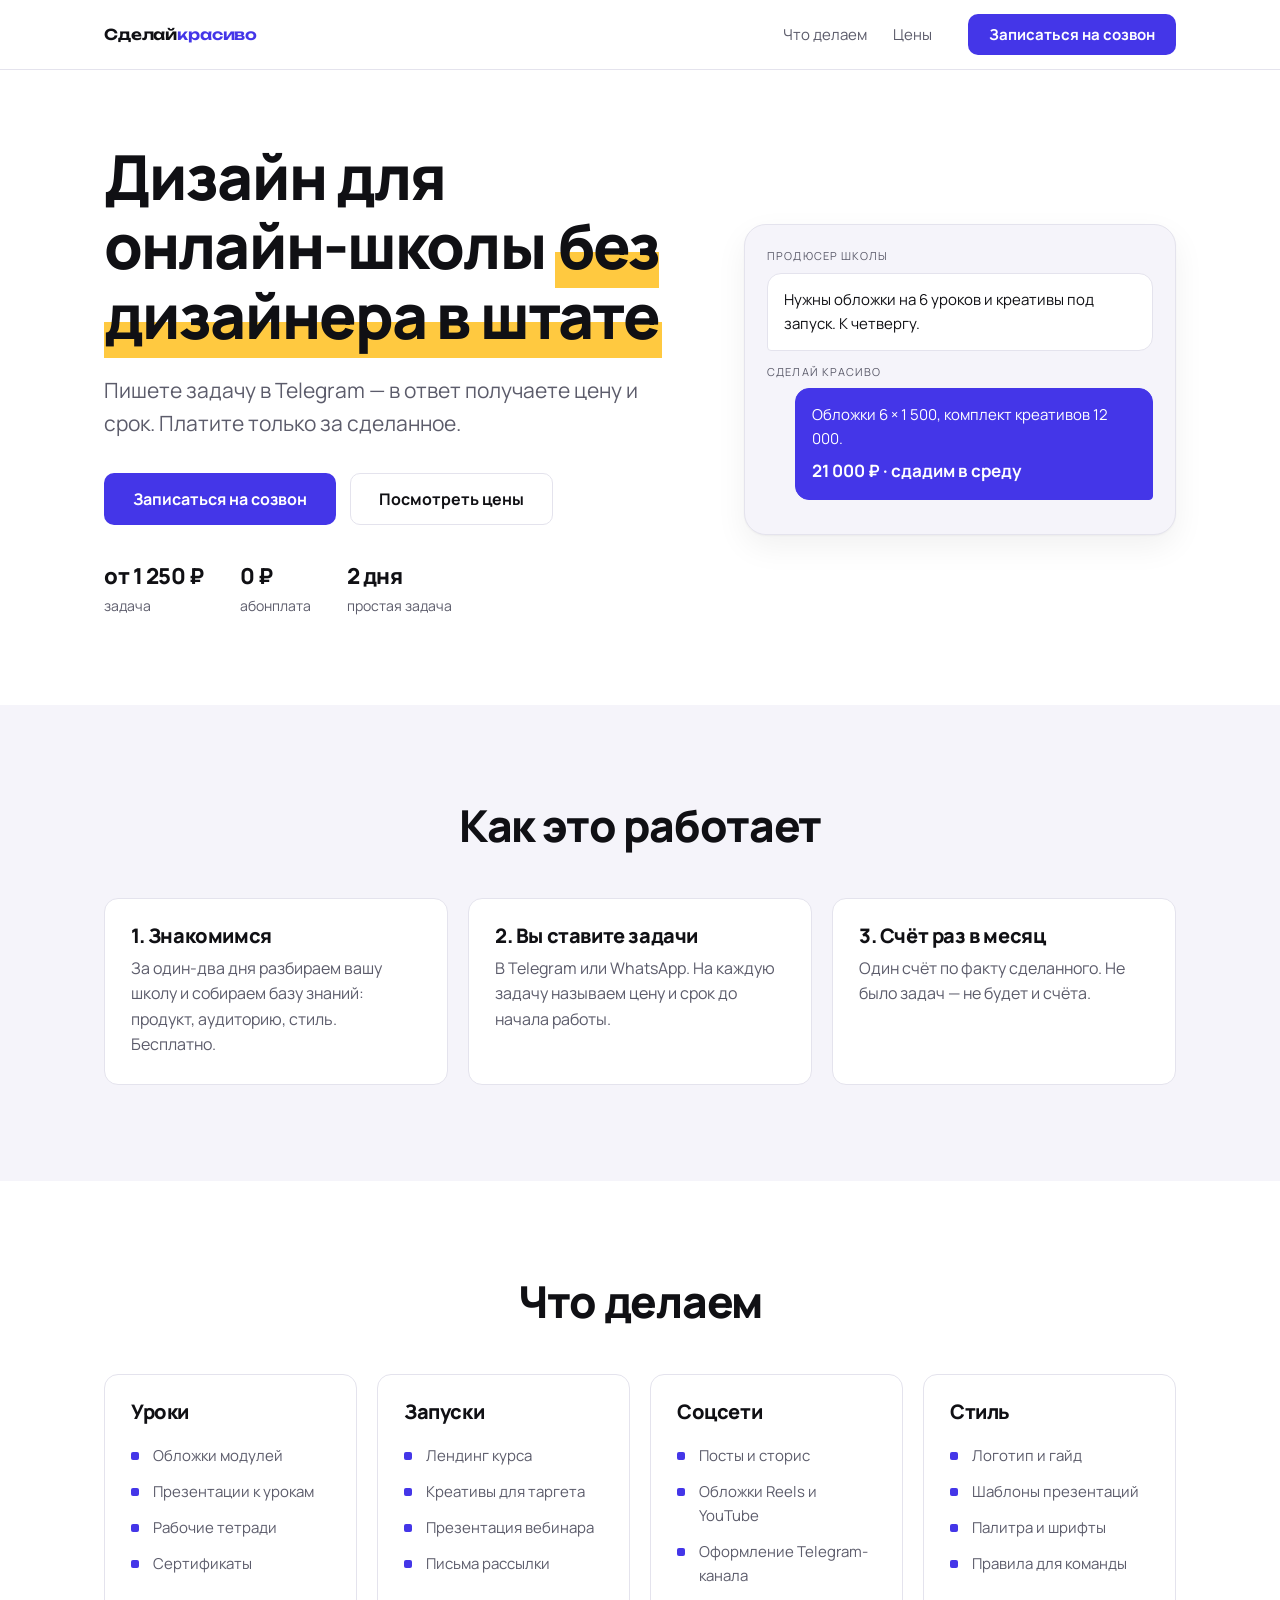
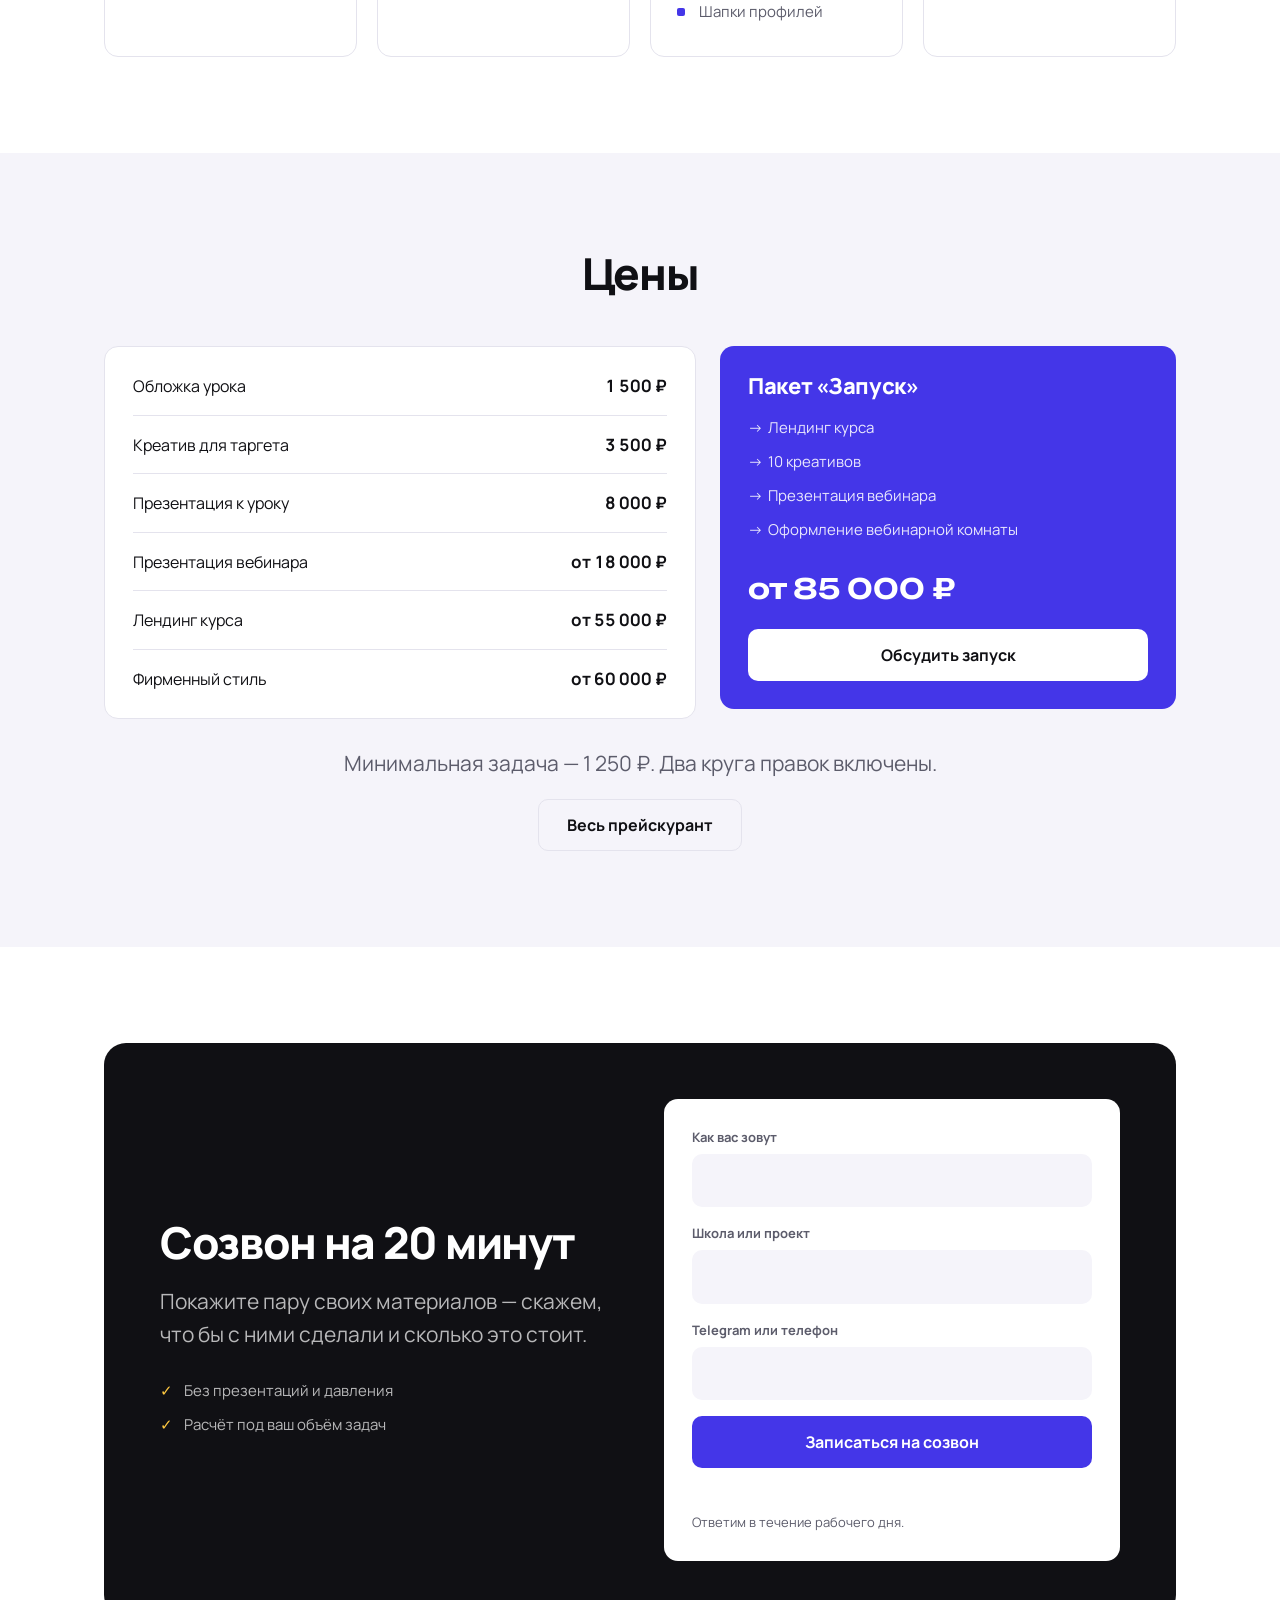
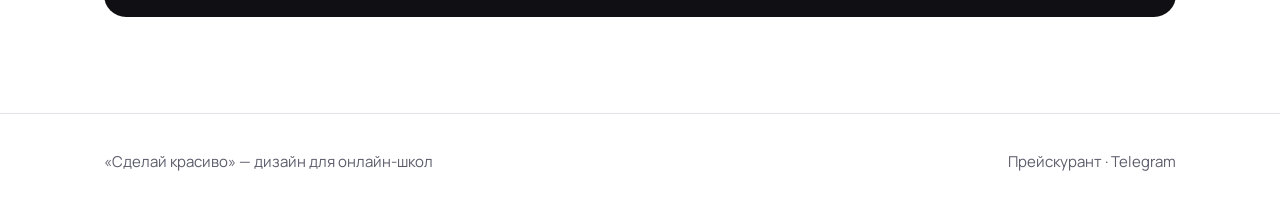
<file: sdelay-krasivo-site/index.html>
<!DOCTYPE html>
<html lang="ru">
<head>
<meta charset="utf-8">
<meta name="viewport" content="width=device-width, initial-scale=1">
<title>Сделай красиво — дизайн для онлайн-школ</title>
<meta name="description" content="Весь визуал онлайн-школы: уроки, презентации, креативы, лендинги. Задача в Telegram — цена и срок в ответ. От 1250 ₽, без абонплаты.">
<meta property="og:title" content="Сделай красиво — дизайн для онлайн-школ">
<meta property="og:description" content="Задача в Telegram — цена и срок в ответ. От 1250 ₽, без абонплаты.">
<meta property="og:type" content="website">
<meta name="theme-color" content="#4436E8">
<link rel="preconnect" href="https://fonts.googleapis.com">
<link rel="preconnect" href="https://fonts.gstatic.com" crossorigin>
<link href="https://fonts.googleapis.com/css2?family=Manrope:wght@400;500;700;800&family=Unbounded:wght@500;600&display=swap" rel="stylesheet">
<link rel="stylesheet" href="assets/css/style.css">
</head>
<body>

<nav class="nav">
  <div class="nav__in">
    <a class="logo" href="index.html">Сделай<span>красиво</span></a>
    <div class="nav__links">
      <a href="#chto">Что делаем</a>
      <a href="#ceny">Цены</a>
    </div>
    <a class="btn btn--sm" href="#zayavka">Записаться на созвон</a>
  </div>
</nav>

<!-- ═══ Первый экран ═══ -->
<header class="hero">
  <div class="wrap hero__grid">
    <div>
      <h1>Дизайн для онлайн-школы <span class="mark">без дизайнера в штате</span></h1>
      <p class="lead">
        Пишете задачу в Telegram — в ответ получаете цену и срок.
        Платите только за сделанное.
      </p>
      <div class="hero__cta">
        <a class="btn" href="#zayavka">Записаться на созвон</a>
        <a class="btn btn--ghost" href="#ceny">Посмотреть цены</a>
      </div>
      <div class="facts">
        <div><b>от 1 250 ₽</b> задача</div>
        <div><b>0 ₽</b> абонплата</div>
        <div><b>2 дня</b> простая задача</div>
      </div>
    </div>

    <div class="flowcard" aria-hidden="true">
      <p class="flow-who">Продюсер школы</p>
      <div class="flow-msg">Нужны обложки на 6 уроков и креативы под запуск. К четвергу.</div>
      <p class="flow-who">Сделай красиво</p>
      <div class="flow-msg flow-msg--out">
        Обложки 6 × 1 500, комплект креативов 12 000.
        <b>21 000 ₽ · сдадим в среду</b>
      </div>
    </div>
  </div>
</header>

<!-- ═══ Как это работает ═══ -->
<section class="section section--tint">
  <div class="wrap">
    <div class="head head--center">
      <h2>Как это работает</h2>
    </div>
    <div class="grid grid--3">
      <div class="card">
        <h3>1. Знакомимся</h3>
        <p>За один-два дня разбираем вашу школу и собираем базу знаний: продукт, аудиторию, стиль. Бесплатно.</p>
      </div>
      <div class="card">
        <h3>2. Вы ставите задачи</h3>
        <p>В Telegram или WhatsApp. На каждую задачу называем цену и срок до начала работы.</p>
      </div>
      <div class="card">
        <h3>3. Счёт раз в месяц</h3>
        <p>Один счёт по факту сделанного. Не было задач — не будет и счёта.</p>
      </div>
    </div>
  </div>
</section>

<!-- ═══ Что делаем ═══ -->
<section class="section" id="chto">
  <div class="wrap">
    <div class="head head--center">
      <h2>Что делаем</h2>
    </div>
    <div class="grid grid--4">
      <div class="svc">
        <h3>Уроки</h3>
        <ul>
          <li>Обложки модулей</li>
          <li>Презентации к урокам</li>
          <li>Рабочие тетради</li>
          <li>Сертификаты</li>
        </ul>
      </div>
      <div class="svc">
        <h3>Запуски</h3>
        <ul>
          <li>Лендинг курса</li>
          <li>Креативы для таргета</li>
          <li>Презентация вебинара</li>
          <li>Письма рассылки</li>
        </ul>
      </div>
      <div class="svc">
        <h3>Соцсети</h3>
        <ul>
          <li>Посты и сторис</li>
          <li>Обложки Reels и YouTube</li>
          <li>Оформление Telegram-канала</li>
          <li>Шапки профилей</li>
        </ul>
      </div>
      <div class="svc">
        <h3>Стиль</h3>
        <ul>
          <li>Логотип и гайд</li>
          <li>Шаблоны презентаций</li>
          <li>Палитра и шрифты</li>
          <li>Правила для команды</li>
        </ul>
      </div>
    </div>
  </div>
</section>

<!-- ═══ Цены ═══ -->
<section class="section section--tint" id="ceny">
  <div class="wrap">
    <div class="head head--center">
      <h2>Цены</h2>
    </div>

    <div class="prices">
      <div class="pricebox">
        <div class="pricebox__row"><span>Обложка урока</span><b>1 500 ₽</b></div>
        <div class="pricebox__row"><span>Креатив для таргета</span><b>3 500 ₽</b></div>
        <div class="pricebox__row"><span>Презентация к уроку</span><b>8 000 ₽</b></div>
        <div class="pricebox__row"><span>Презентация вебинара</span><b>от 18 000 ₽</b></div>
        <div class="pricebox__row"><span>Лендинг курса</span><b>от 55 000 ₽</b></div>
        <div class="pricebox__row"><span>Фирменный стиль</span><b>от 60 000 ₽</b></div>
      </div>

      <div class="packbox">
        <h3>Пакет «Запуск»</h3>
        <ul>
          <li>Лендинг курса</li>
          <li>10 креативов</li>
          <li>Презентация вебинара</li>
          <li>Оформление вебинарной комнаты</li>
        </ul>
        <p class="p-sum">от 85 000 ₽</p>
        <a class="btn btn--light btn--wide" href="#zayavka">Обсудить запуск</a>
      </div>
    </div>

    <p class="lead" style="margin:28px 0 20px;text-align:center">
      Минимальная задача — 1 250 ₽. Два круга правок включены.
    </p>
    <div style="text-align:center">
      <a class="btn btn--ghost" href="price.html">Весь прейскурант</a>
    </div>
  </div>
</section>

<!-- ═══ Заявка ═══ -->
<section class="section" id="zayavka">
  <div class="wrap">
    <div class="cta">
      <div>
        <h2>Созвон на 20 минут</h2>
        <p class="lead">
          Покажите пару своих материалов — скажем, что бы с ними сделали и сколько это стоит.
        </p>
        <ul>
          <li>Без презентаций и давления</li>
          <li>Расчёт под ваш объём задач</li>
        </ul>
      </div>

      <form class="form" id="callForm" novalidate>
        <div class="field">
          <label for="name">Как вас зовут</label>
          <input type="text" id="name" name="name" autocomplete="name" required>
        </div>
        <div class="field">
          <label for="school">Школа или проект</label>
          <input type="text" id="school" name="school" required>
        </div>
        <div class="field">
          <label for="contact">Telegram или телефон</label>
          <input type="text" id="contact" name="contact" autocomplete="tel" required>
        </div>
        <button class="btn btn--wide" type="submit">Записаться на созвон</button>
        <p class="form__status" id="formStatus" role="status" aria-live="polite"></p>
        <p class="form__note">Ответим в течение рабочего дня.</p>
      </form>
    </div>
  </div>
</section>

<footer class="foot">
  <div class="wrap foot__in">
    <span>«Сделай красиво» — дизайн для онлайн-школ</span>
    <span>
      <a href="price.html">Прейскурант</a> ·
      <a href="#" data-tg>Telegram</a>
    </span>
  </div>
</footer>

<script src="assets/js/main.js"></script>
</body>
</html>
</file>
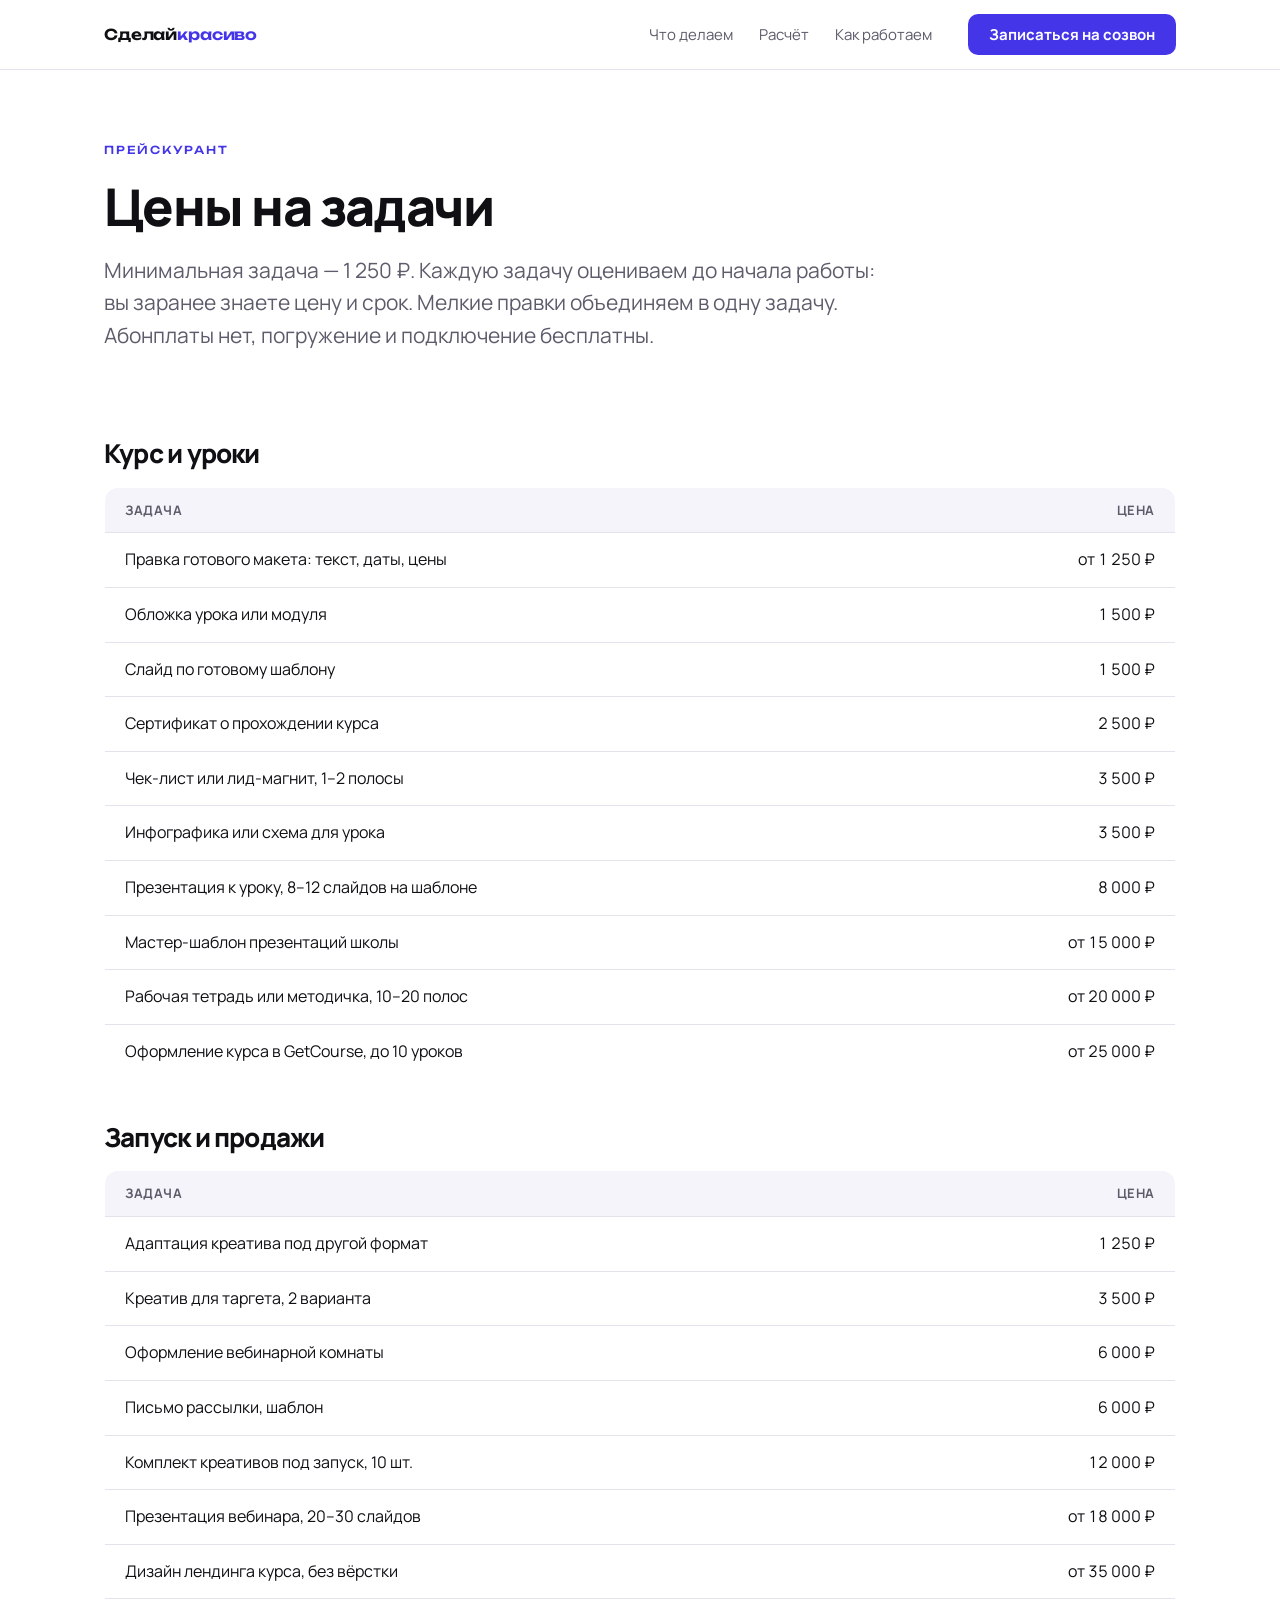
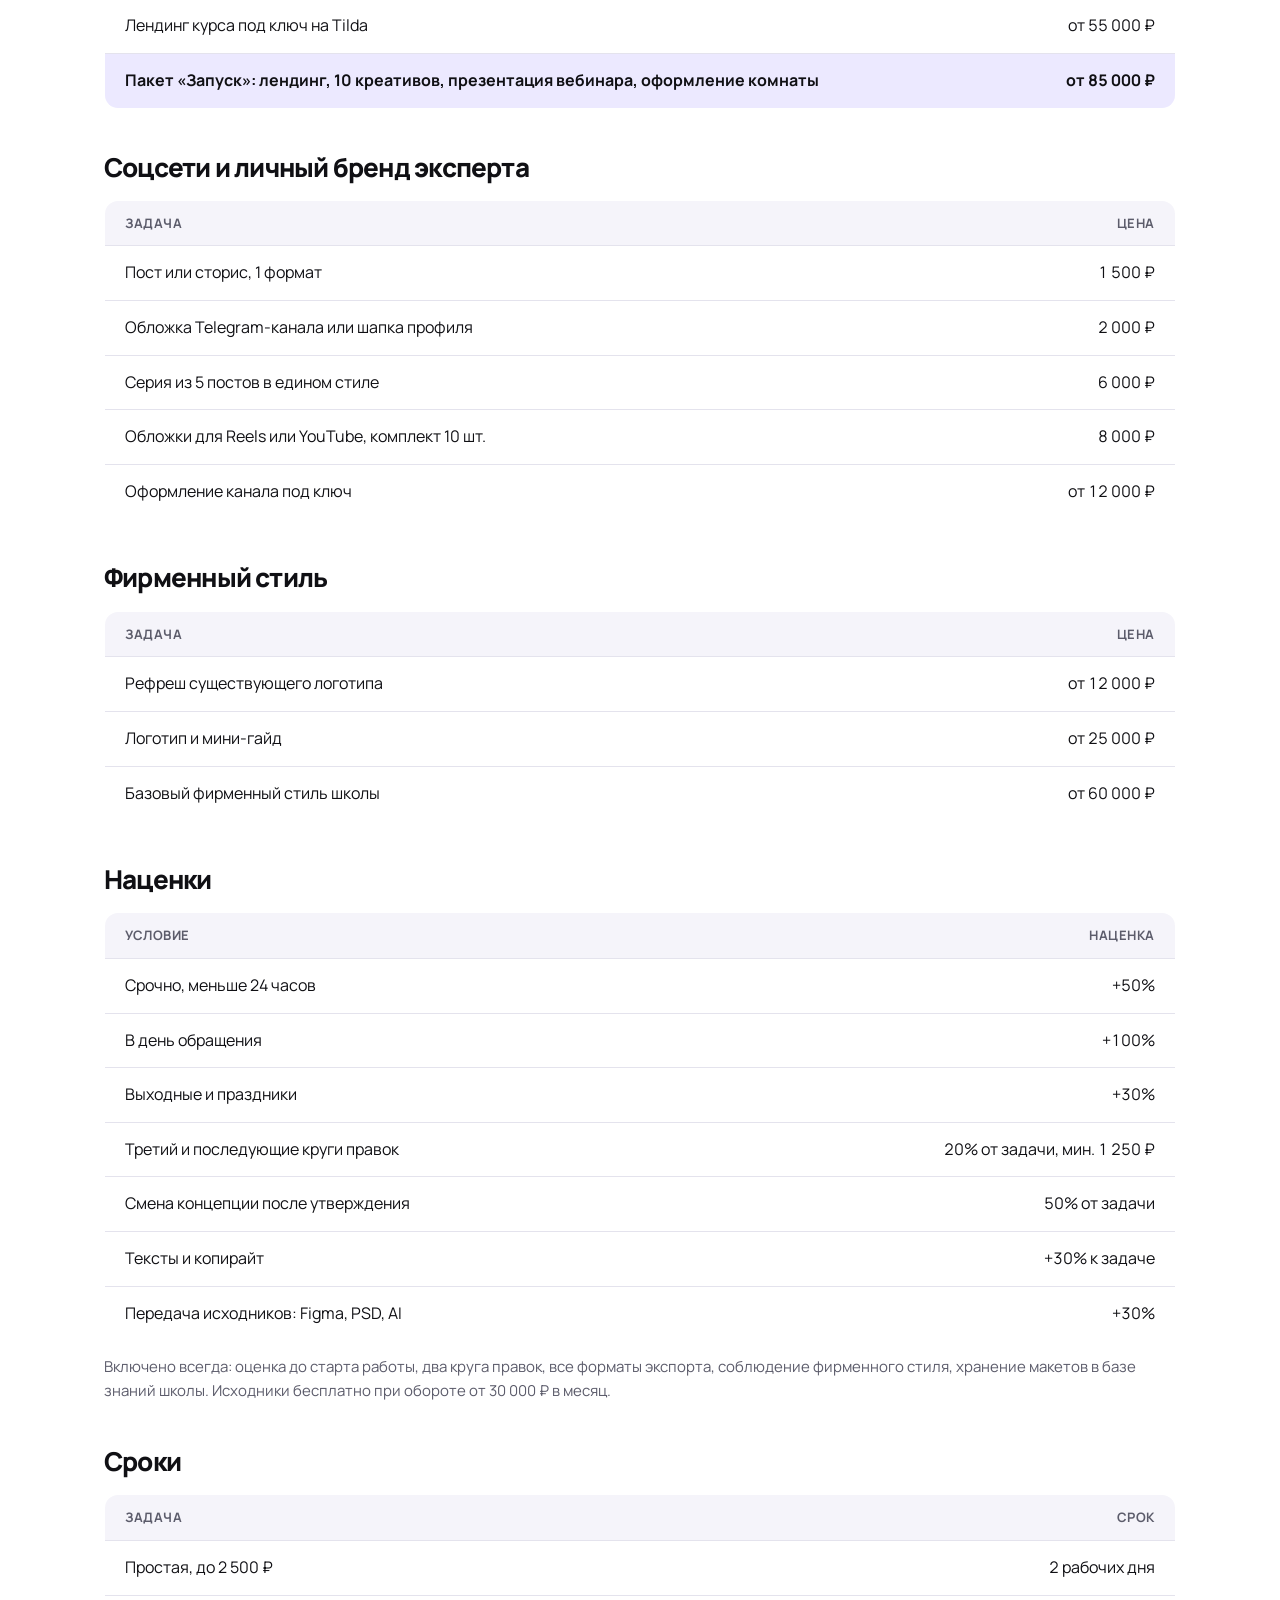
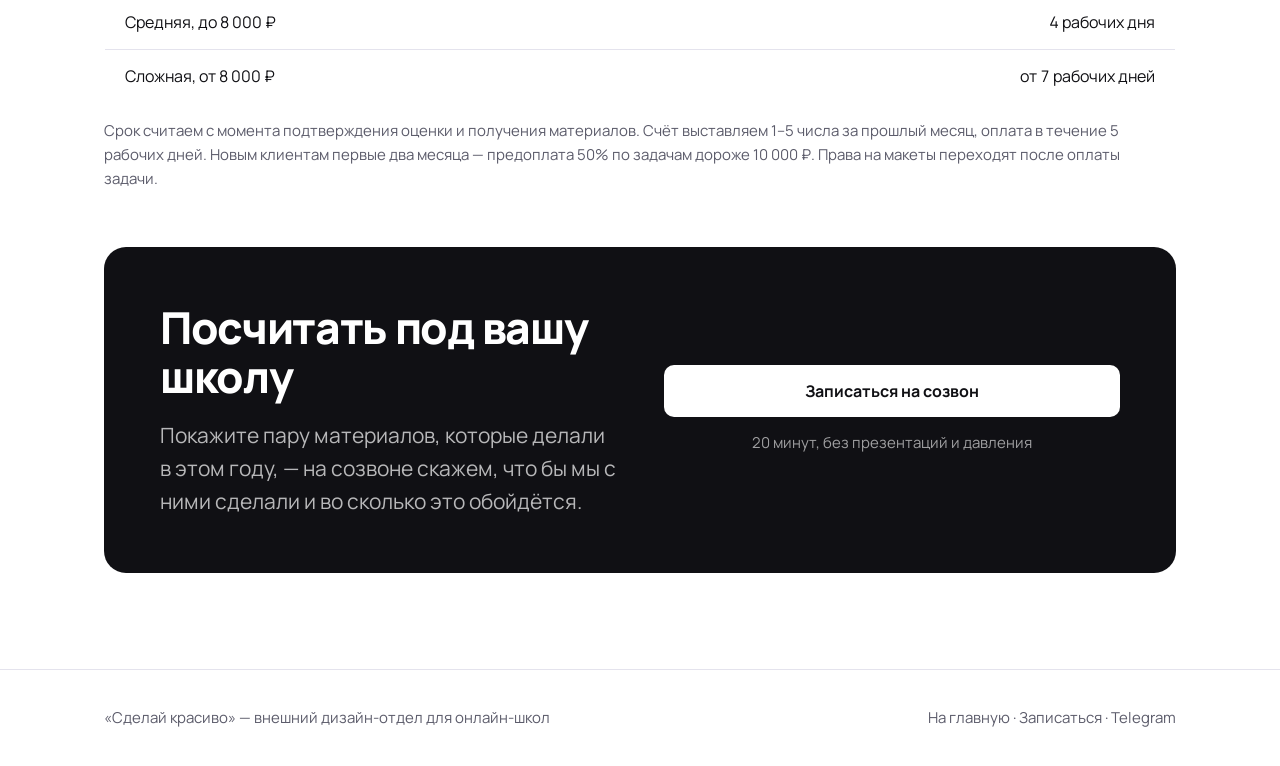
<file: sdelay-krasivo-site/price.html>
<!DOCTYPE html>
<html lang="ru">
<head>
<meta charset="utf-8">
<meta name="viewport" content="width=device-width, initial-scale=1">
<title>Прейскурант — Сделай красиво</title>
<meta name="description" content="Цены на дизайн для онлайн-школ: уроки и презентации, запуск и продажи, соцсети, фирменный стиль. Задачи от 1250 ₽, без абонплаты.">
<meta name="theme-color" content="#4436E8">
<link rel="preconnect" href="https://fonts.googleapis.com">
<link rel="preconnect" href="https://fonts.gstatic.com" crossorigin>
<link href="https://fonts.googleapis.com/css2?family=Manrope:wght@400;500;700;800&family=Unbounded:wght@500;600&display=swap" rel="stylesheet">
<link rel="stylesheet" href="assets/css/style.css">
</head>
<body>

<nav class="nav">
  <div class="nav__in">
    <a class="logo" href="index.html">Сделай<span>красиво</span></a>
    <div class="nav__links">
      <a href="index.html#chto">Что делаем</a>
      <a href="index.html#raschet">Расчёт</a>
      <a href="index.html#kak">Как работаем</a>
    </div>
    <a class="btn btn--sm" href="index.html#zayavka">Записаться на созвон</a>
  </div>
</nav>

<header class="pricing-hero">
  <div class="wrap">
    <span class="eyebrow">Прейскурант</span>
    <h1>Цены на задачи</h1>
    <p class="lead" style="max-width:60ch">
      Минимальная задача — 1 250 ₽. Каждую задачу оцениваем до начала работы: вы заранее
      знаете цену и срок. Мелкие правки объединяем в одну задачу. Абонплаты нет,
      погружение и подключение бесплатны.
    </p>
  </div>
</header>

<main class="section" style="padding-top:48px">
  <div class="wrap">

    <div class="tbl-block">
      <h2>Курс и уроки</h2>
      <table class="tbl">
        <thead><tr><th>Задача</th><th>Цена</th></tr></thead>
        <tbody>
          <tr><td>Правка готового макета: текст, даты, цены</td><td>от 1 250 ₽</td></tr>
          <tr><td>Обложка урока или модуля</td><td>1 500 ₽</td></tr>
          <tr><td>Слайд по готовому шаблону</td><td>1 500 ₽</td></tr>
          <tr><td>Сертификат о прохождении курса</td><td>2 500 ₽</td></tr>
          <tr><td>Чек-лист или лид-магнит, 1–2 полосы</td><td>3 500 ₽</td></tr>
          <tr><td>Инфографика или схема для урока</td><td>3 500 ₽</td></tr>
          <tr><td>Презентация к уроку, 8–12 слайдов на шаблоне</td><td>8 000 ₽</td></tr>
          <tr><td>Мастер-шаблон презентаций школы</td><td>от 15 000 ₽</td></tr>
          <tr><td>Рабочая тетрадь или методичка, 10–20 полос</td><td>от 20 000 ₽</td></tr>
          <tr><td>Оформление курса в GetCourse, до 10 уроков</td><td>от 25 000 ₽</td></tr>
        </tbody>
      </table>
    </div>

    <div class="tbl-block">
      <h2>Запуск и продажи</h2>
      <table class="tbl">
        <thead><tr><th>Задача</th><th>Цена</th></tr></thead>
        <tbody>
          <tr><td>Адаптация креатива под другой формат</td><td>1 250 ₽</td></tr>
          <tr><td>Креатив для таргета, 2 варианта</td><td>3 500 ₽</td></tr>
          <tr><td>Оформление вебинарной комнаты</td><td>6 000 ₽</td></tr>
          <tr><td>Письмо рассылки, шаблон</td><td>6 000 ₽</td></tr>
          <tr><td>Комплект креативов под запуск, 10 шт.</td><td>12 000 ₽</td></tr>
          <tr><td>Презентация вебинара, 20–30 слайдов</td><td>от 18 000 ₽</td></tr>
          <tr><td>Дизайн лендинга курса, без вёрстки</td><td>от 35 000 ₽</td></tr>
          <tr><td>Лендинг курса под ключ на Tilda</td><td>от 55 000 ₽</td></tr>
          <tr class="accent"><td>Пакет «Запуск»: лендинг, 10 креативов, презентация вебинара, оформление комнаты</td><td>от 85 000 ₽</td></tr>
        </tbody>
      </table>
    </div>

    <div class="tbl-block">
      <h2>Соцсети и личный бренд эксперта</h2>
      <table class="tbl">
        <thead><tr><th>Задача</th><th>Цена</th></tr></thead>
        <tbody>
          <tr><td>Пост или сторис, 1 формат</td><td>1 500 ₽</td></tr>
          <tr><td>Обложка Telegram-канала или шапка профиля</td><td>2 000 ₽</td></tr>
          <tr><td>Серия из 5 постов в едином стиле</td><td>6 000 ₽</td></tr>
          <tr><td>Обложки для Reels или YouTube, комплект 10 шт.</td><td>8 000 ₽</td></tr>
          <tr><td>Оформление канала под ключ</td><td>от 12 000 ₽</td></tr>
        </tbody>
      </table>
    </div>

    <div class="tbl-block">
      <h2>Фирменный стиль</h2>
      <table class="tbl">
        <thead><tr><th>Задача</th><th>Цена</th></tr></thead>
        <tbody>
          <tr><td>Рефреш существующего логотипа</td><td>от 12 000 ₽</td></tr>
          <tr><td>Логотип и мини-гайд</td><td>от 25 000 ₽</td></tr>
          <tr><td>Базовый фирменный стиль школы</td><td>от 60 000 ₽</td></tr>
        </tbody>
      </table>
    </div>

    <div class="tbl-block">
      <h2>Наценки</h2>
      <table class="tbl">
        <thead><tr><th>Условие</th><th>Наценка</th></tr></thead>
        <tbody>
          <tr><td>Срочно, меньше 24 часов</td><td>+50%</td></tr>
          <tr><td>В день обращения</td><td>+100%</td></tr>
          <tr><td>Выходные и праздники</td><td>+30%</td></tr>
          <tr><td>Третий и последующие круги правок</td><td>20% от задачи, мин. 1 250 ₽</td></tr>
          <tr><td>Смена концепции после утверждения</td><td>50% от задачи</td></tr>
          <tr><td>Тексты и копирайт</td><td>+30% к задаче</td></tr>
          <tr><td>Передача исходников: Figma, PSD, AI</td><td>+30%</td></tr>
        </tbody>
      </table>
      <p class="small muted" style="margin-top:14px">
        Включено всегда: оценка до старта работы, два круга правок, все форматы экспорта,
        соблюдение фирменного стиля, хранение макетов в базе знаний школы.
        Исходники бесплатно при обороте от 30 000 ₽ в месяц.
      </p>
    </div>

    <div class="tbl-block">
      <h2>Сроки</h2>
      <table class="tbl">
        <thead><tr><th>Задача</th><th>Срок</th></tr></thead>
        <tbody>
          <tr><td>Простая, до 2 500 ₽</td><td>2 рабочих дня</td></tr>
          <tr><td>Средняя, до 8 000 ₽</td><td>4 рабочих дня</td></tr>
          <tr><td>Сложная, от 8 000 ₽</td><td>от 7 рабочих дней</td></tr>
        </tbody>
      </table>
      <p class="small muted" style="margin-top:14px">
        Срок считаем с момента подтверждения оценки и получения материалов.
        Счёт выставляем 1–5 числа за прошлый месяц, оплата в течение 5 рабочих дней.
        Новым клиентам первые два месяца — предоплата 50% по задачам дороже 10 000 ₽.
        Права на макеты переходят после оплаты задачи.
      </p>
    </div>

    <div class="cta" style="margin-top:56px">
      <div>
        <h2>Посчитать под вашу школу</h2>
        <p class="lead">
          Покажите пару материалов, которые делали в этом году, — на созвоне скажем,
          что бы мы с ними сделали и во сколько это обойдётся.
        </p>
      </div>
      <div>
        <a class="btn btn--light btn--wide" href="index.html#zayavka">Записаться на созвон</a>
        <p class="small" style="color:rgba(255,255,255,.6);margin-top:14px;text-align:center">
          20 минут, без презентаций и давления
        </p>
      </div>
    </div>

  </div>
</main>

<footer class="foot">
  <div class="wrap foot__in">
    <span>«Сделай красиво» — внешний дизайн-отдел для онлайн-школ</span>
    <span>
      <a href="index.html">На главную</a> ·
      <a href="index.html#zayavka">Записаться</a> ·
      <a href="#" data-tg>Telegram</a>
    </span>
  </div>
</footer>

<script src="assets/js/main.js"></script>
</body>
</html>
</file>
<file: sdelay-krasivo-site/assets/css/style.css>
/* «Сделай красиво» — внешний дизайн-отдел для онлайн-школ
   Светлый современный B2B-лендинг. Индиго — единственный акцент,
   янтарный маркер — выделение, как в конспекте. Плотная типографика, много воздуха. */

:root {
  --bg:          #FFFFFF;
  --surface:     #F5F4FA;
  --surface-2:   #ECE9FF;
  --ink:         #101014;
  --muted:       #5C5C6B;
  --line:        #E4E3ED;
  --accent:      #4436E8;
  --accent-dark: #3325C4;
  --mark:        #FFC940;

  --r-sm: 10px;
  --r-md: 14px;
  --r-lg: 22px;

  --f-display: "Unbounded", "Manrope", sans-serif;
  --f: "Manrope", -apple-system, "Segoe UI", Roboto, Arial, sans-serif;

  --wrap: 1120px;
  --shadow: 0 1px 2px rgba(16,16,20,.04), 0 12px 32px rgba(16,16,20,.06);
}

*, *::before, *::after { box-sizing: border-box; }

html { scroll-behavior: smooth; }

body {
  margin: 0;
  background: var(--bg);
  color: var(--ink);
  font-family: var(--f);
  font-size: 17px;
  line-height: 1.6;
  -webkit-font-smoothing: antialiased;
}

img { max-width: 100%; display: block; }
a { color: inherit; }
button { font: inherit; }

.wrap { max-width: var(--wrap); margin: 0 auto; padding: 0 24px; }

.section { padding: 96px 0; }
.section--tint { background: var(--surface); }

.head { max-width: 720px; margin-bottom: 48px; }
.head--center { margin-left: auto; margin-right: auto; text-align: center; }

/* ---------- Типографика ---------- */

h1, h2, h3, h4 { margin: 0; line-height: 1.12; letter-spacing: -.03em; font-weight: 800; }

h1 { font-size: clamp(36px, 5.2vw, 62px); }
h2 { font-size: clamp(28px, 3.8vw, 44px); }
h3 { font-size: 20px; letter-spacing: -.02em; }

p { margin: 0 0 16px; }
p:last-child { margin-bottom: 0; }

.eyebrow {
  display: inline-block;
  font-family: var(--f-display);
  font-size: 11px;
  font-weight: 500;
  letter-spacing: .16em;
  text-transform: uppercase;
  color: var(--accent);
  margin-bottom: 18px;
}

.lead { font-size: clamp(18px, 2vw, 21px); color: var(--muted); line-height: 1.55; }
.muted { color: var(--muted); }
.small { font-size: 15px; }

.mark { background: linear-gradient(transparent 58%, var(--mark) 58%); padding: 0 3px; }

/* ---------- Кнопки ---------- */

.btn {
  display: inline-flex;
  align-items: center;
  justify-content: center;
  gap: 8px;
  font-weight: 700;
  font-size: 16px;
  line-height: 1;
  padding: 17px 28px;
  border-radius: var(--r-sm);
  border: 1px solid transparent;
  background: var(--accent);
  color: #fff;
  text-decoration: none;
  cursor: pointer;
  transition: background .15s ease, transform .15s ease, border-color .15s ease, color .15s ease;
}
.btn:hover { background: var(--accent-dark); transform: translateY(-1px); }

.btn--ghost { background: transparent; color: var(--ink); border-color: var(--line); }
.btn--ghost:hover { background: transparent; border-color: var(--ink); transform: translateY(-1px); }

.btn--light { background: #fff; color: var(--ink); }
.btn--light:hover { background: #fff; color: var(--accent); }

.btn--wide { width: 100%; }
.btn--sm { padding: 12px 20px; font-size: 15px; }

/* ---------- Шапка ---------- */

.nav {
  position: sticky;
  top: 0;
  z-index: 50;
  background: rgba(255,255,255,.88);
  backdrop-filter: blur(12px);
  border-bottom: 1px solid var(--line);
}
.nav__in {
  max-width: var(--wrap);
  margin: 0 auto;
  padding: 14px 24px;
  display: flex;
  align-items: center;
  gap: 28px;
}
.logo {
  font-family: var(--f-display);
  font-weight: 600;
  font-size: 15px;
  letter-spacing: -.01em;
  text-decoration: none;
  white-space: nowrap;
}
.logo span { color: var(--accent); }
.nav__links { display: flex; gap: 26px; margin-left: auto; }
.nav__links a { font-size: 15px; color: var(--muted); text-decoration: none; transition: color .15s ease; }
.nav__links a:hover { color: var(--ink); }
.nav .btn { margin-left: 8px; }

/* ---------- Первый экран ---------- */

.hero { padding: 72px 0 88px; }
.hero__grid { display: grid; grid-template-columns: 1.15fr .85fr; gap: 56px; align-items: center; }

.badge {
  display: inline-flex;
  align-items: center;
  gap: 8px;
  background: var(--surface-2);
  color: var(--accent-dark);
  font-size: 14px;
  font-weight: 700;
  padding: 8px 14px;
  border-radius: 100px;
  margin-bottom: 26px;
}
.badge i { width: 7px; height: 7px; border-radius: 50%; background: var(--accent); display: block; }

.hero h1 { margin-bottom: 24px; }
.hero .lead { max-width: 50ch; margin-bottom: 34px; }

.hero__cta { display: flex; flex-wrap: wrap; gap: 14px; margin-bottom: 34px; }

.facts { display: flex; flex-wrap: wrap; gap: 14px 36px; }
.facts div { font-size: 14px; color: var(--muted); }
.facts b { display: block; font-size: 22px; color: var(--ink); font-weight: 800; letter-spacing: -.02em; }

.flowcard {
  background: var(--surface);
  border: 1px solid var(--line);
  border-radius: var(--r-lg);
  padding: 22px;
  box-shadow: var(--shadow);
}
.flow-who { font-size: 11px; text-transform: uppercase; letter-spacing: .1em; color: var(--muted); margin-bottom: 8px; }
.flow-msg {
  background: #fff;
  border: 1px solid var(--line);
  border-radius: var(--r-md);
  border-bottom-left-radius: 4px;
  padding: 14px 16px;
  font-size: 15px;
  margin-bottom: 12px;
}
.flow-msg--out {
  background: var(--accent);
  color: #fff;
  border-color: var(--accent);
  border-bottom-left-radius: var(--r-md);
  border-bottom-right-radius: 4px;
  margin-left: 28px;
}
.flow-msg--out b { display: block; margin-top: 6px; font-size: 17px; }
.flow-done {
  display: flex; align-items: center; gap: 10px;
  font-size: 15px; font-weight: 700; color: var(--accent-dark);
  background: var(--surface-2); border-radius: var(--r-md); padding: 13px 16px; margin: 0;
}

/* ---------- Сетки и карточки ---------- */

.grid { display: grid; gap: 20px; }
.grid--2 { grid-template-columns: repeat(2, 1fr); }
.grid--3 { grid-template-columns: repeat(3, 1fr); }
.grid--4 { grid-template-columns: repeat(4, 1fr); }

.card { background: #fff; border: 1px solid var(--line); border-radius: var(--r-md); padding: 26px; }
.card h3 { margin-bottom: 8px; }
.card p { color: var(--muted); font-size: 16px; }

.pain { position: relative; padding-left: 34px; }
.pain::before {
  content: "";
  position: absolute; left: 0; top: 6px;
  width: 20px; height: 20px; border-radius: 50%;
  background: var(--surface-2);
  box-shadow: inset 0 0 0 2px var(--accent);
}
.pain h3 { font-size: 17px; margin-bottom: 4px; }
.pain p { font-size: 15px; color: var(--muted); margin: 0; }

.svc { background: #fff; border: 1px solid var(--line); border-radius: var(--r-md); padding: 26px; }
.svc h3 { margin-bottom: 14px; }
.svc ul { list-style: none; margin: 0; padding: 0; }
.svc li { font-size: 15px; color: var(--muted); padding: 6px 0 6px 22px; position: relative; }
.svc li::before { content: ""; position: absolute; left: 0; top: 14px; width: 8px; height: 8px; border-radius: 2px; background: var(--accent); }

/* ---------- Шаги ---------- */

.steps { counter-reset: st; }
.step {
  counter-increment: st;
  display: grid;
  grid-template-columns: 56px 1fr;
  gap: 20px;
  padding: 22px 0;
  border-top: 1px solid var(--line);
  align-items: start;
}
.step:last-child { border-bottom: 1px solid var(--line); }
.step::before {
  content: "0" counter(st);
  font-family: var(--f-display);
  font-size: 13px;
  font-weight: 500;
  color: var(--accent);
  padding-top: 4px;
}
.step h3 { margin-bottom: 6px; }
.step p { color: var(--muted); font-size: 16px; }

/* ---------- Цены ---------- */

.prices { display: grid; grid-template-columns: 1.3fr 1fr; gap: 24px; align-items: start; }
.pricebox { background: #fff; border: 1px solid var(--line); border-radius: var(--r-md); padding: 10px 28px; }
.pricebox__row { display: flex; align-items: baseline; gap: 12px; padding: 15px 0; border-bottom: 1px solid var(--line); }
.pricebox__row:last-child { border-bottom: none; }
.pricebox__row span:first-child { flex: 1; font-size: 16px; }
.pricebox__row b { font-weight: 700; white-space: nowrap; font-variant-numeric: tabular-nums; }

.packbox { background: var(--accent); color: #fff; border-radius: var(--r-md); padding: 28px; }
.packbox h3 { margin-bottom: 12px; font-size: 22px; }
.packbox ul { list-style: none; margin: 0 0 20px; padding: 0; }
.packbox li { font-size: 15px; padding: 5px 0 5px 20px; position: relative; color: rgba(255,255,255,.88); }
.packbox li::before { content: "→"; position: absolute; left: 0; }
.packbox .p-sum { font-family: var(--f-display); font-size: 28px; font-weight: 600; margin-bottom: 18px; }

/* ---------- Форма ---------- */

.cta { background: var(--ink); color: #fff; border-radius: var(--r-lg); padding: 56px; display: grid; grid-template-columns: 1fr 1fr; gap: 48px; align-items: center; }
.cta h2 { margin-bottom: 18px; }
.cta .lead { color: rgba(255,255,255,.7); }
.cta ul { list-style: none; margin: 24px 0 0; padding: 0; }
.cta li { font-size: 15px; color: rgba(255,255,255,.7); padding: 5px 0 5px 24px; position: relative; }
.cta li::before { content: "✓"; position: absolute; left: 0; color: var(--mark); }

.form { background: #fff; border-radius: var(--r-md); padding: 28px; }
.field { margin-bottom: 16px; }
.field label { display: block; font-size: 13px; font-weight: 700; color: var(--muted); margin-bottom: 6px; }
.field input, .field textarea {
  width: 100%;
  font: inherit;
  font-size: 16px;
  color: var(--ink);
  background: var(--surface);
  border: 1px solid transparent;
  border-radius: var(--r-sm);
  padding: 13px 14px;
}
.field textarea { resize: vertical; min-height: 84px; }
.field input:focus, .field textarea:focus { outline: none; border-color: var(--accent); background: #fff; }

.form__status { font-size: 15px; margin: 12px 0 0; min-height: 22px; }
.form__status.is-ok { color: var(--accent); }
.form__status.is-err { color: #C62828; }
.form__note { font-size: 13px; color: var(--muted); margin-top: 10px; }

/* ---------- Подвал ---------- */

.foot { border-top: 1px solid var(--line); padding: 36px 0; }
.foot__in { display: flex; flex-wrap: wrap; gap: 16px; justify-content: space-between; align-items: center; font-size: 15px; color: var(--muted); }
.foot a { color: var(--muted); text-decoration: none; }
.foot a:hover { color: var(--ink); }

/* ---------- Страница прайса ---------- */

.pricing-hero { padding: 64px 0 40px; }
.pricing-hero h1 { font-size: clamp(32px, 4.4vw, 52px); margin-bottom: 18px; }

.tbl-block { margin-bottom: 44px; }
.tbl-block h2 { font-size: 26px; margin-bottom: 18px; }
.tbl { width: 100%; border-collapse: collapse; background: #fff; border: 1px solid var(--line); border-radius: var(--r-md); overflow: hidden; }
.tbl th { text-align: left; font-size: 13px; letter-spacing: .04em; text-transform: uppercase; color: var(--muted); background: var(--surface); padding: 12px 20px; font-weight: 700; }
.tbl td { padding: 14px 20px; border-top: 1px solid var(--line); font-size: 16px; }
.tbl th:last-child, .tbl td:last-child { text-align: right; white-space: nowrap; font-variant-numeric: tabular-nums; }
.tbl tr.accent td { font-weight: 700; background: var(--surface-2); }

/* ---------- Появление ---------- */

.reveal { opacity: 0; transform: translateY(16px); transition: opacity .55s ease, transform .55s ease; }
.reveal.is-in { opacity: 1; transform: none; }

/* ---------- Адаптив ---------- */

@media (max-width: 980px) {
  .hero__grid { grid-template-columns: 1fr; gap: 40px; }
  .prices { grid-template-columns: 1fr; }
  .cta { grid-template-columns: 1fr; padding: 36px; gap: 32px; }
  .grid--4 { grid-template-columns: repeat(2, 1fr); }
  .nav__links { display: none; }
}

@media (max-width: 680px) {
  body { font-size: 16px; }
  .section { padding: 64px 0; }
  .hero { padding: 44px 0 56px; }
  .grid--2, .grid--3, .grid--4 { grid-template-columns: 1fr; }
  .hero__cta { flex-direction: column; align-items: stretch; }
  .cta { padding: 28px; border-radius: var(--r-md); }
  .form { padding: 20px; }
  .step { grid-template-columns: 40px 1fr; gap: 14px; }
}

@media (prefers-reduced-motion: reduce) {
  html { scroll-behavior: auto; }
  .reveal { opacity: 1; transform: none; transition: none; }
  .btn { transition: none; }
}

:focus-visible { outline: 2px solid var(--accent); outline-offset: 3px; }
</file>
